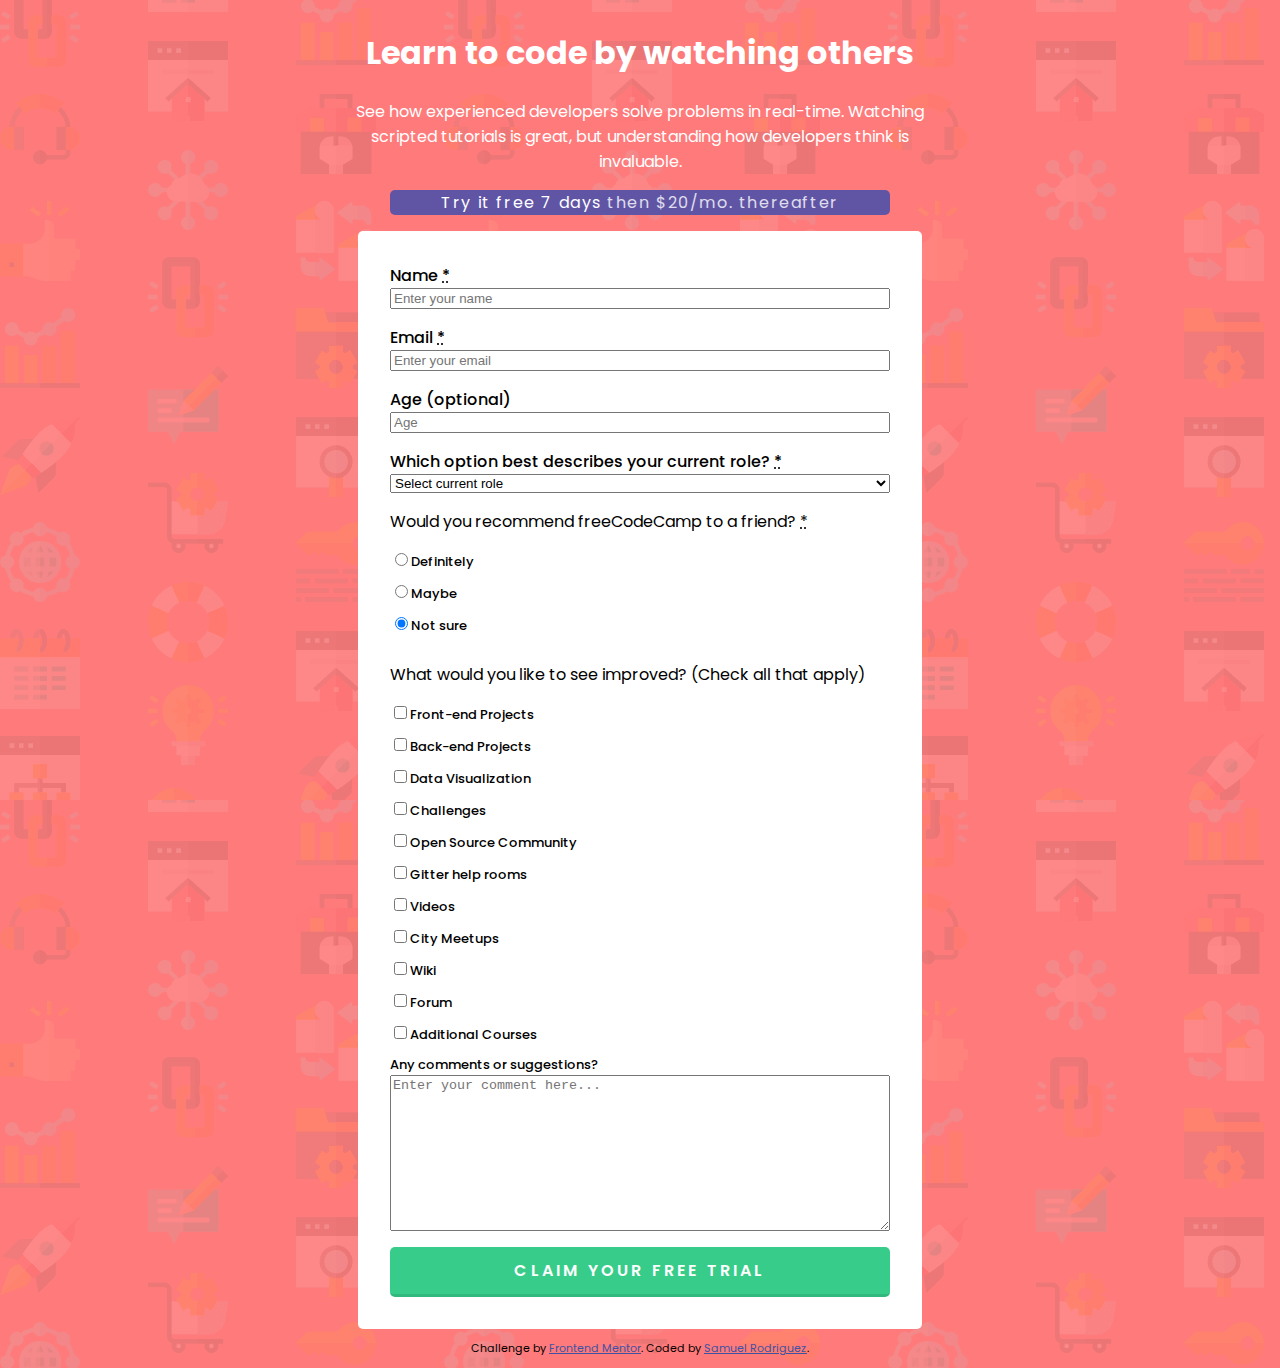
<file: Proyect 2 - Survey form/index.html>
<!DOCTYPE html>
<html lang="en">
<head>
  <meta charset="UTF-8">
  <meta name="viewport" content="width=device-width, initial-scale=1.0"> <!-- displays site properly based on user's device -->

  <link rel="icon" type="image/png" sizes="32x32" href="./images/favicon-32x32.png">
  
  <title>Frontend Mentor | Intro component with sign up form</title>

  <link rel="stylesheet" href="./style.css">

</head>
<body>

  <main>
    <header id="titulo">
      
        <h1>Learn to code by watching others</h1>
        <p>
          See how experienced developers solve problems in real-time. Watching scripted tutorials is great,
          but understanding how developers think is invaluable.
        </p>
       
      </header>
      <div id="price">Try it free 7 days <span> then $20/mo. thereafter</span>
      </div>
      
    <section id="formulario">
      <form id="datos">
          <label for="name">Name <abbr title="required" aria-label="required">*</abbr></label>
          <input type="text" id="name" placeholder="Enter your name" required>

          <label for="email">Email <abbr title="required" aria-label="required">*</abbr></label>
          <input type="email" id="email" placeholder="Enter your email" required>

          <label for="Age">Age (optional)</label>
          <input type="number" id="Age" placeholder="Age">

          <label for="role">Which option best describes your current role? <abbr title="required" aria-label="required">*</abbr></label>
          <select id="role" required>
            <option disabled selected value>Select current role</option>
            <option value="Student">Student</option>
            <option value="Full time Job">Full time Job</option>
            <option value="Full time Learner">Full time Learner</option>
            <option value="Prefer not to say">Prefer not to say</option>
            <option value="Other">Other</option>
            <!-- <option value="challenges">Challenges</option> -->
          </select>


            <div class="form-group">
              <p>Would you recommend freeCodeCamp to a friend? <abbr title="required" aria-label="required">*</abbr></p>
              <label>
                <input name="user-recommend" value="Definitely" type="radio">Definitely
              </label>
              <label>
                <input name="user-recommend" value="Maybe" type="radio">Maybe
              </label>
              <label>
                <input name="user-recommend" value="Not sure" type="radio" checked>Not sure
              </label>
            </div>

          <div class="form-group">
            <p>What would you like to see improved? (Check all that apply) </p>
            <label>
              <input name="prefer" value="Front-end Projects" type="checkbox" >Front-end Projects
            </label>
            <label>
              <input name="prefer" value="Back-end Projects" type="checkbox">Back-end Projects
            </label>
            <label>
              <input name="prefer" value="Data Visualization" type="checkbox">Data Visualization
            </label>
            <label>
              <input name="prefer" value="Challenges" type="checkbox">Challenges
            </label>
            <label>
              <input name="prefer" value="Open Source Community" type="checkbox">Open Source Community
            </label>
            <label>
              <input name="prefer" value="Gitter help rooms" type="checkbox">Gitter help rooms
            </label>
            <label>
              <input name="prefer" value="Videos" type="checkbox">Videos
            </label>
            <label>
              <input name="prefer" value="City Meetups" type="checkbox">City Meetups
            </label>
            <label>
              <input name="prefer" value="Wiki" type="checkbox">Wiki
            </label>
            <label>
              <input name="prefer" value="Forum" type="checkbox">Forum
            </label>
            <label>
              <input name="prefer" value="Additional Courses" type="checkbox">Additional Courses
            </label>
          </div>

          <div class="form-group">
            <label for="comments">Any comments or suggestions?</label>
            <textarea id="comments" name="comment" cols="30" rows="10"
            placeholder="Enter your comment here..."></textarea>
            
          </div>

          <button>CLAIM YOUR FREE TRIAL</button type="submit">
      </form>

      
    </section>
    <!-- <section id="derecha">
      
      First Name
      Last Name
      Email Address
      Password
      Claim your free trial
      By clicking the button, you are agreeing to our Terms and Services
    </section> -->
    <footer>
      <p class="attribution">
        Challenge by <a href="https://www.frontendmentor.io?ref=challenge" target="_blank">Frontend Mentor</a>. 
        Coded by <a target="blank" href="https://www.github.com/samuelpklm">Samuel Rodriguez</a>.
      </p>
    </footer>
  </main>
  
  
</body>
</html>
</file>
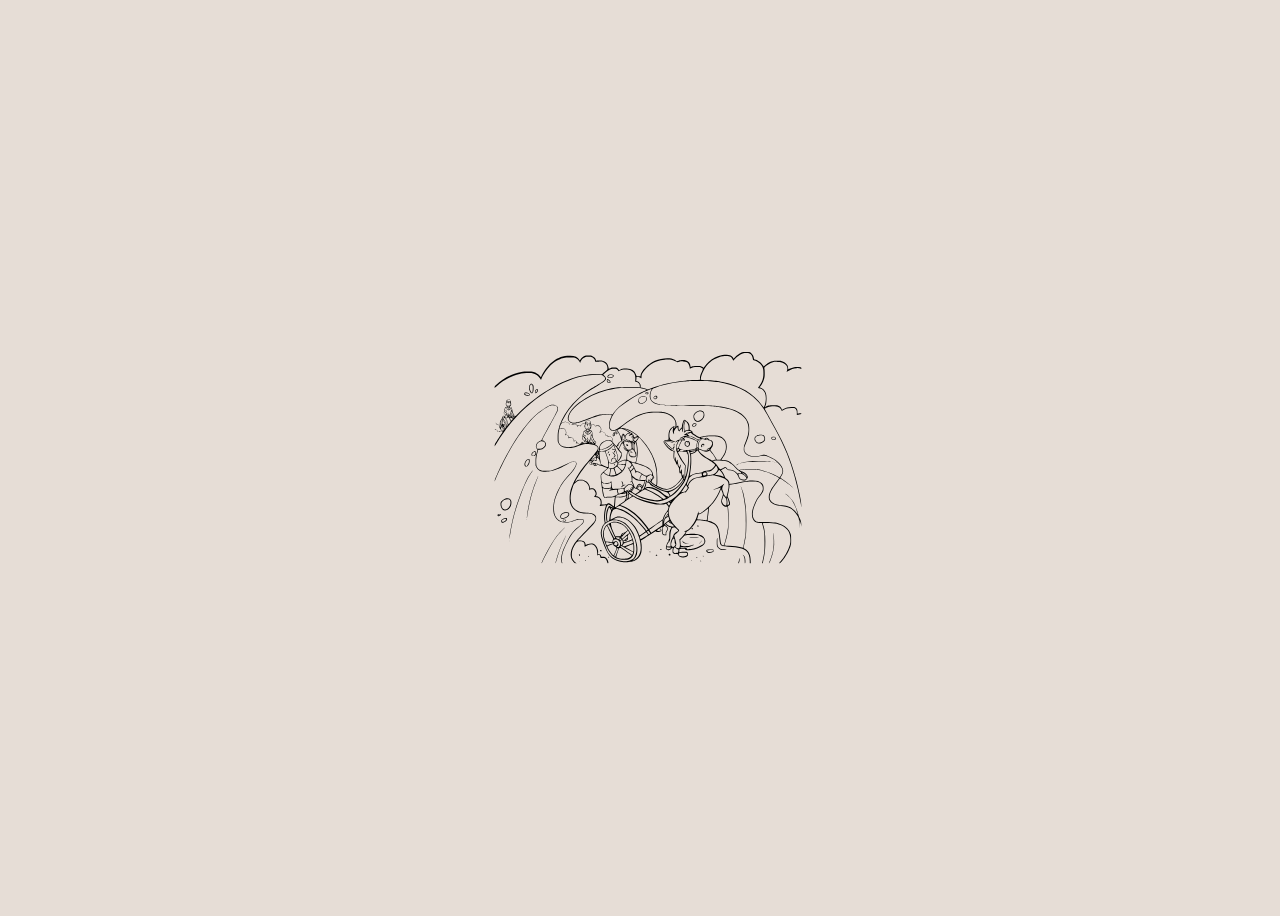
<file: Proyecto 1 - Build a Tribute Page/index.html>
<!DOCTYPE html>
<html lang="en">
<head>
    <meta charset="UTF-8">
    <meta http-equiv="X-UA-Compatible" content="IE=edge">
    <meta name="viewport" content="width=device-width, initial-scale=1.0">
    <title>Document</title>

    <link rel="stylesheet" href="./syle.css">
    
</head>
<body>

    <div id="entrada"><img src="./exodo.svg" alt=""></div>
    <div id="entrada3"><img src="./uno.png" alt=""></div>

    <main>
        <h1 id="title">Grandes personajes biblicos</h1>
        <p> En este articulo hablaremos de un personaje historico de la 
            biblia, pero para hacer esto un poco entrenido, trata de 
            averiguar de cual personaje hablaremos de acuerdo a las 
            siguientes <span><a class="activar-pistas" href="#">tres pistas</a></span>. 
        </p>

        <section class="pistas">
            <h2>Pistas</h2>
            <ol>
                <li>Su relato acontece en el siglo VI antes de cristo.</li>
                <li>Vio la invasión de la querida Jerusalén por el rey Nabucodonosor. </li>
                <li>De comida solamente tomaba agua y comia legumbres.</li>
            </ol>

            <div class="respuesta-pista">
               
                <label for="email">¿Sabes de que personaje se trata?</label>
                <div class="entrada-input">
                    <input type="email" id="email" placeholder="Aqui va tu respuesta"/>
                    <div class="img"></div>
                </div>
                <div class="text-resp">Perfect</div>
                <button id="button">Enviar</button>

                <div class="auxilio"><a href="#tarjeta-daniel">
                    ¿No sabes de que personaje se trata?. <br>
                        click aqui para conocerlo.
                </a>
                </div>
        
            </div>
        </section>

        <section class="tarjeta" id="tarjeta-daniel">
            <img src="./daniel-entre-los-leones-gustave-dore.jpg" alt="Daniel en el foso de los leones">
            <div class="about">
                <h2>El profeta Daniel !</h2>
                <p>
                    El profeta Daniel es considerado un profeta mayor. Daniel vivió en el exilio de Israel en Babilonia, sus visiones e interpretación de sueños y el famoso episodio del foso de los leones, hacen del profeta Daniel uno de los personajes más conocidos.
                </p>
            </div>
        </section>

        <section id="about-profeta"> <h1>Datos relevantes</h1>
        <ul>
            <li>Daniel hijo de David. También llamado Quileab, fue el segundo hijo del rey David con Abigail. Era mayor que sus hermanos Absalón y Adonías, pero no consta nada más sobre él <a href="https://www.biblia-es.org/biblia-1-cronicas-3.html">(1 Crónicas 3:1)</a>.</li>
            <li>Daniel descendiente de Itamar y que acompañó a Esdras <a href="https://www.biblia-es.org/biblia-esdras-8.html">(Esdras 8:2)</a>, siendo también uno de los firmantes de la Alianza <a href="https://www.biblia-es.org/biblia-nehemias-10.html">(Nehemías 10:1)</a>.</li>
            <li>En el libro del profeta Ezequiel hay referencias a un personaje llamado Daniel. Este Daniel es mencionado como alguien muy justo y excepcionalmente sabio <a href="https://www.biblia-es.org/biblia-ezequiel-28.html">(Ezequiel 28:3)</a>. Además, el Daniel citado en Ezequiel se compara con Noé y Job como ejemplos de rectitud.</li>
        </ul>

        <h2>!Conoce mas acerca del profeta daniel leyendo su libro que aparece en la biblia ó visita el siguiente enlace!.</h2>
        <a href="https://www.biblia-es.org/biblia-daniel-1.html">Libro de Daniel</a>
        </section>
        
    </main>
    

   <script src="./jquery-3.6.0.min.js"></script>
    <script src="./main.js"></script>
</body>
</html>
</file>
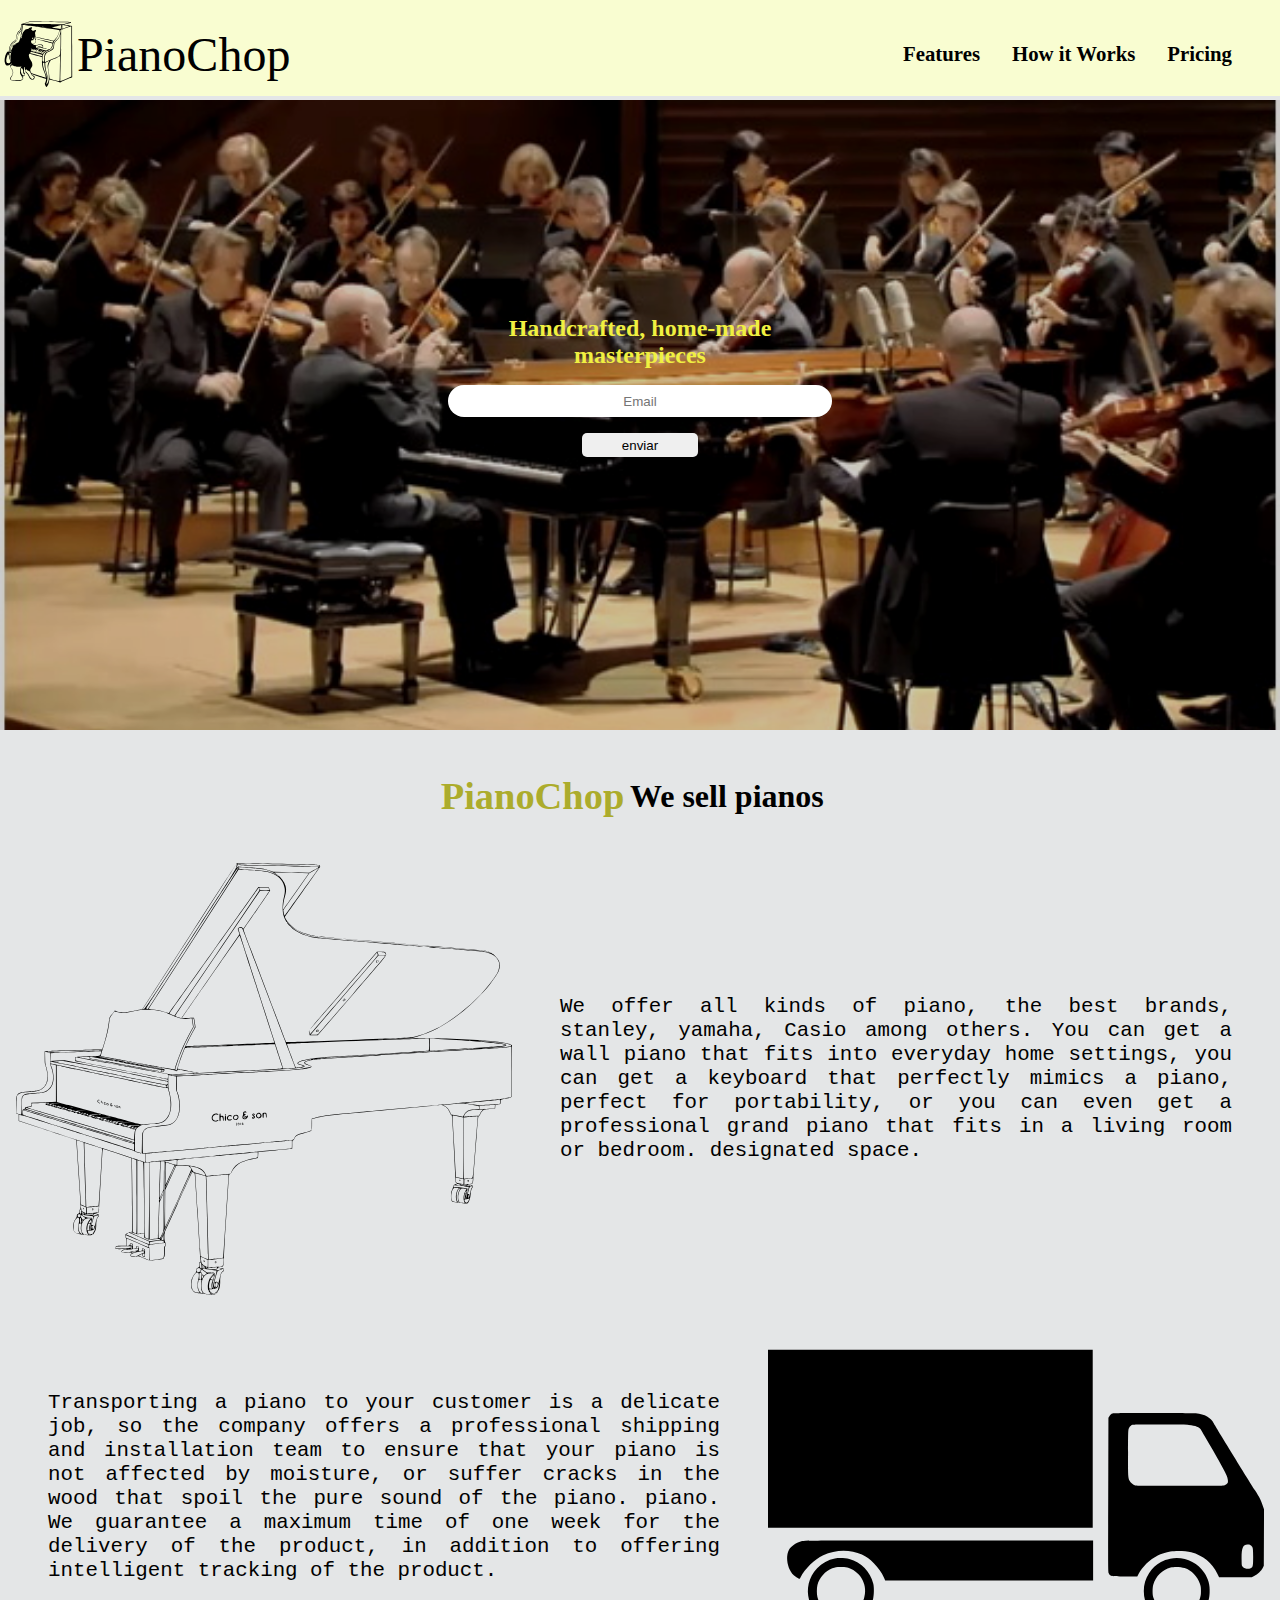
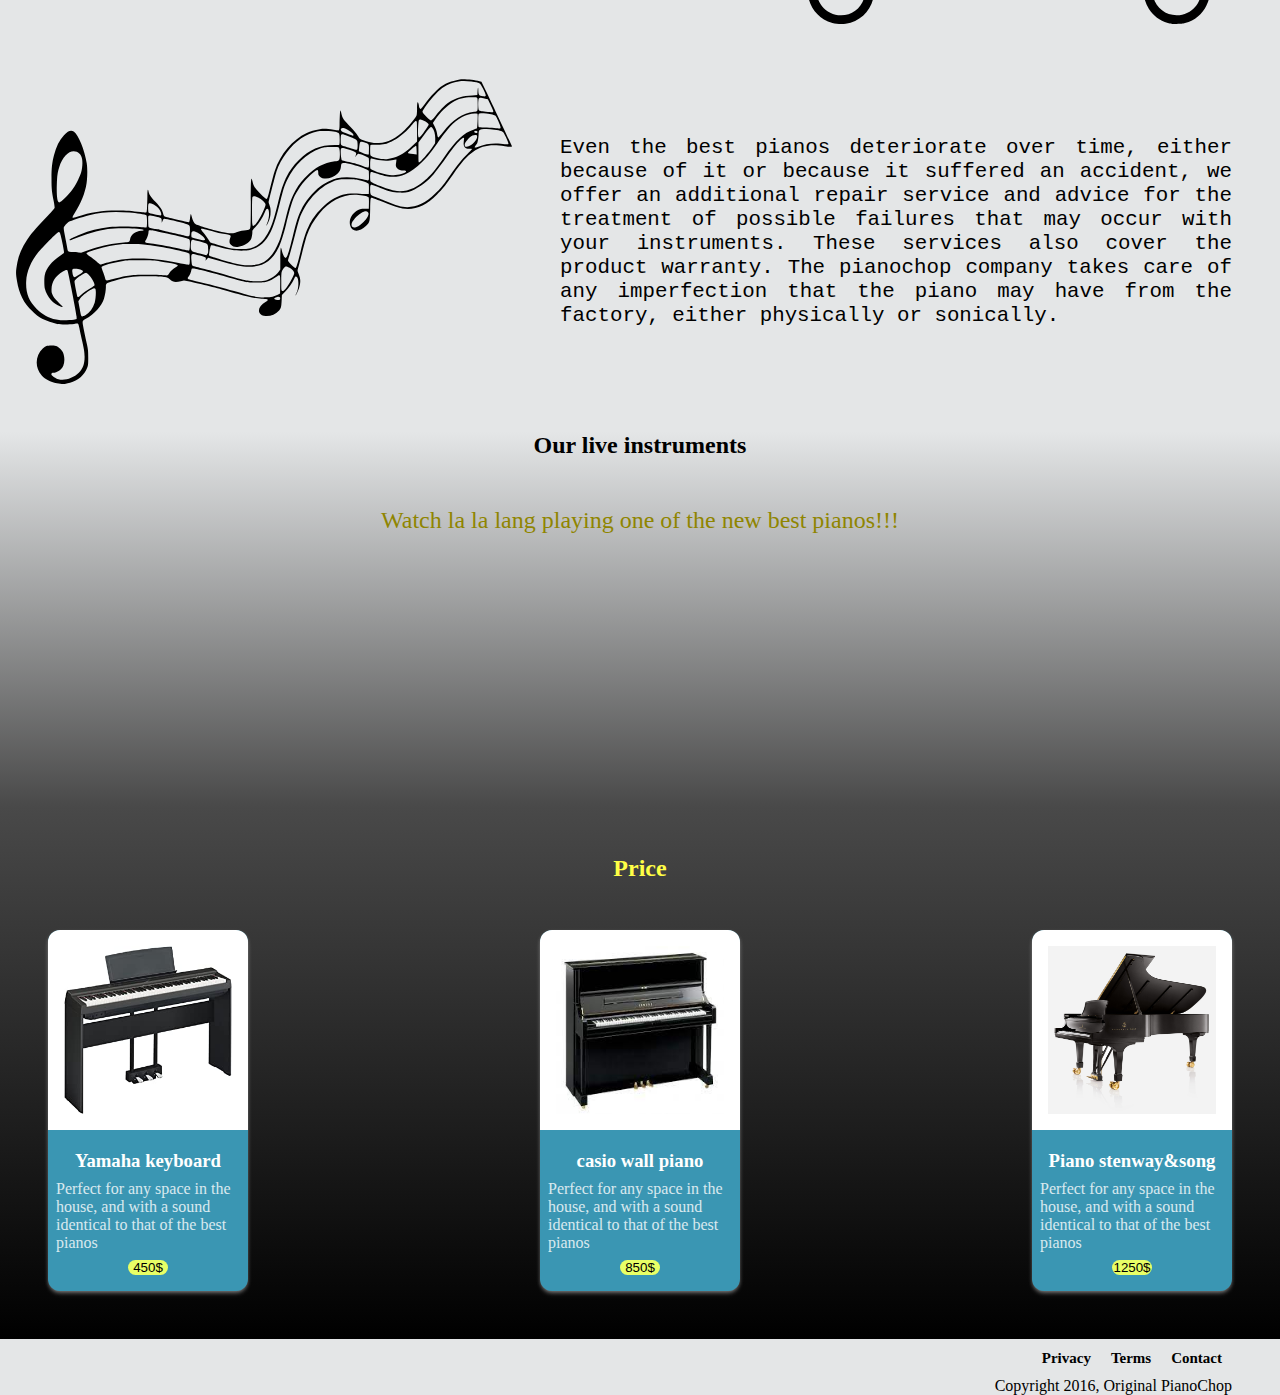
<file: proyecto 3 - Build a Landing Page/index.html>
<!DOCTYPE html>
<html lang="en">
<head>
    <meta charset="UTF-8">
    <meta http-equiv="X-UA-Compatible" content="IE=edge">
    <meta name="viewport" content="width=device-width, initial-scale=1.0">
    <title>Product Landing Page</title>

    <link rel="stylesheet" href="./style.css">
</head>
<body>
<header id="header">
        <nav class="menu nav-link">
            <img id="header-img" src="./image/Logo.svg" alt="" class="nav-logo">
            <span>PianoChop</span>
            <ul  class="menu-contenido">
              <li><a href="#feacture">Features</a></li>
              <li><a href="#How-it-Works">How it Works</a></li>
              <li><a href="#price">Pricing</a></li>
            </ul>
            <div>
                <img id="bars" src="./image/bars.svg" alt="" style="height: 2rem;">
                <ul class="show-font">
                    <li><a href="#feacture">Features</a></li>
                    <li><a href="#How-it-Works">How it Works</a></li>
                    <li><a href="#price">Pricing</a></li>
                </ul>
            </div>
        </nav>
    <section class="contenedor-slider-slider">
        <form id="form" action="https://www.freecodecamp.com/email-submit">
            <label for="email">Handcrafted, home-made masterpieces</label>
            <input type="email" id="email" placeholder="Email">
            <button id="submit">enviar</button type="submit">
        </form>
        <div class="contenedor-slider">
                <div class="slider-container">
                    <div class="image-container" style="background-image: url(./image/Concierto-piano.jpg);"></div>
                    <div class="image-container" style="background-image: url(./image/9552756.jpg);"></div>
                    <div class="image-container" style="background-image: url(./image/maxresdefault.jpg);"></div> 
                </div>
        </div>
    </section>
</header>
<section>
    <h1><span>PianoChop</span> We sell pianos</h1>
    <div id="feacture">
        <img src="./image/Piano.svg" alt="">
        <p>
            We offer all kinds of piano, the best brands, stanley, yamaha, Casio among others. You can get a wall piano that fits into everyday home settings, you can get a keyboard that perfectly mimics a piano, perfect for portability, or you can even get a professional grand piano that fits in a living room or bedroom. designated space.
        </p>
    </div>
    <div id="How-it-Works">
        <p>
            Transporting a piano to your customer is a delicate job, so the company offers a professional shipping and installation team to ensure that your piano is not affected by moisture, or suffer cracks in the wood that spoil the pure sound of the piano. piano. We guarantee a maximum time of one week for the delivery of the product, in addition to offering intelligent tracking of the product.
        </p>
        <img src="./image/camion.svg" alt="">
    </div>
    <div id="Pricing">
        <img src="./image/Nota.svg" alt="">
        <p>
            Even the best pianos deteriorate over time, either because of it or because it suffered an accident, we offer an additional repair service and advice for the treatment of possible failures that may occur with your instruments. These services also cover the product warranty. The pianochop company takes care of any imperfection that the piano may have from the factory, either physically or sonically.
        </p>
    </div>
</section>

<section id="show-instrument">
    <h2>Our live instruments</h2>
    <div class="contenedor-video">
        <label for="piano">Watch la la lang playing one of the new best pianos!!!</label>
        <iframe id="video" width="560" height="315" src="https://www.youtube.com/embed/bIpMSBmAE_s" title="YouTube video player" frameborder="0" allow="accelerometer; clipboard-write; encrypted-media; gyroscope; picture-in-picture" allowfullscreen></iframe>
    </div>
</section>

<section id="price">
    <h2>Price</h2>
    <div class="contenedor-tarjetas">
        <div class="tarjeta">
            <img src="./image/Piano 1.jpg" alt="" style="width: 200px;">
            <h3>Yamaha keyboard</h3>

            <p>Perfect for any space in the house, and with a sound identical to that of the best pianos
            </p>
            <button>450$</button>
        </div>  
        
            <div class="tarjeta">
                <img src="./image/Piano 2.jpg" alt="" style="width: 200px;">
                <h3>casio wall piano</h3>
    
                <p>Perfect for any space in the house, and with a sound identical to that of the best pianos
                </p>
                <button>850$</button>
            </div>
            <div class="tarjeta">
                <img src="./image/Piano 3.jpg" alt="" style="width: 200px;">
                <h3>Piano stenway&song</h3>
    
                <p>Perfect for any space in the house, and with a sound identical to that of the best pianos
                </p>
                <button>1250$</button>
            </div>
    
    </div>
    

</section>

<footer>
    <ul>
        <li><a href="#">Privacy</a></li>
        <li><a href="#">Terms</a></li>
        <li><a href="#">Contact</a></li>
    </ul>
    <div>Copyright 2016, Original PianoChop</div>
</footer>
    
<script src="./jquery-3.6.0.min.js"></script>
<script src="./main.js"></script>
</body>
</html>
</file>
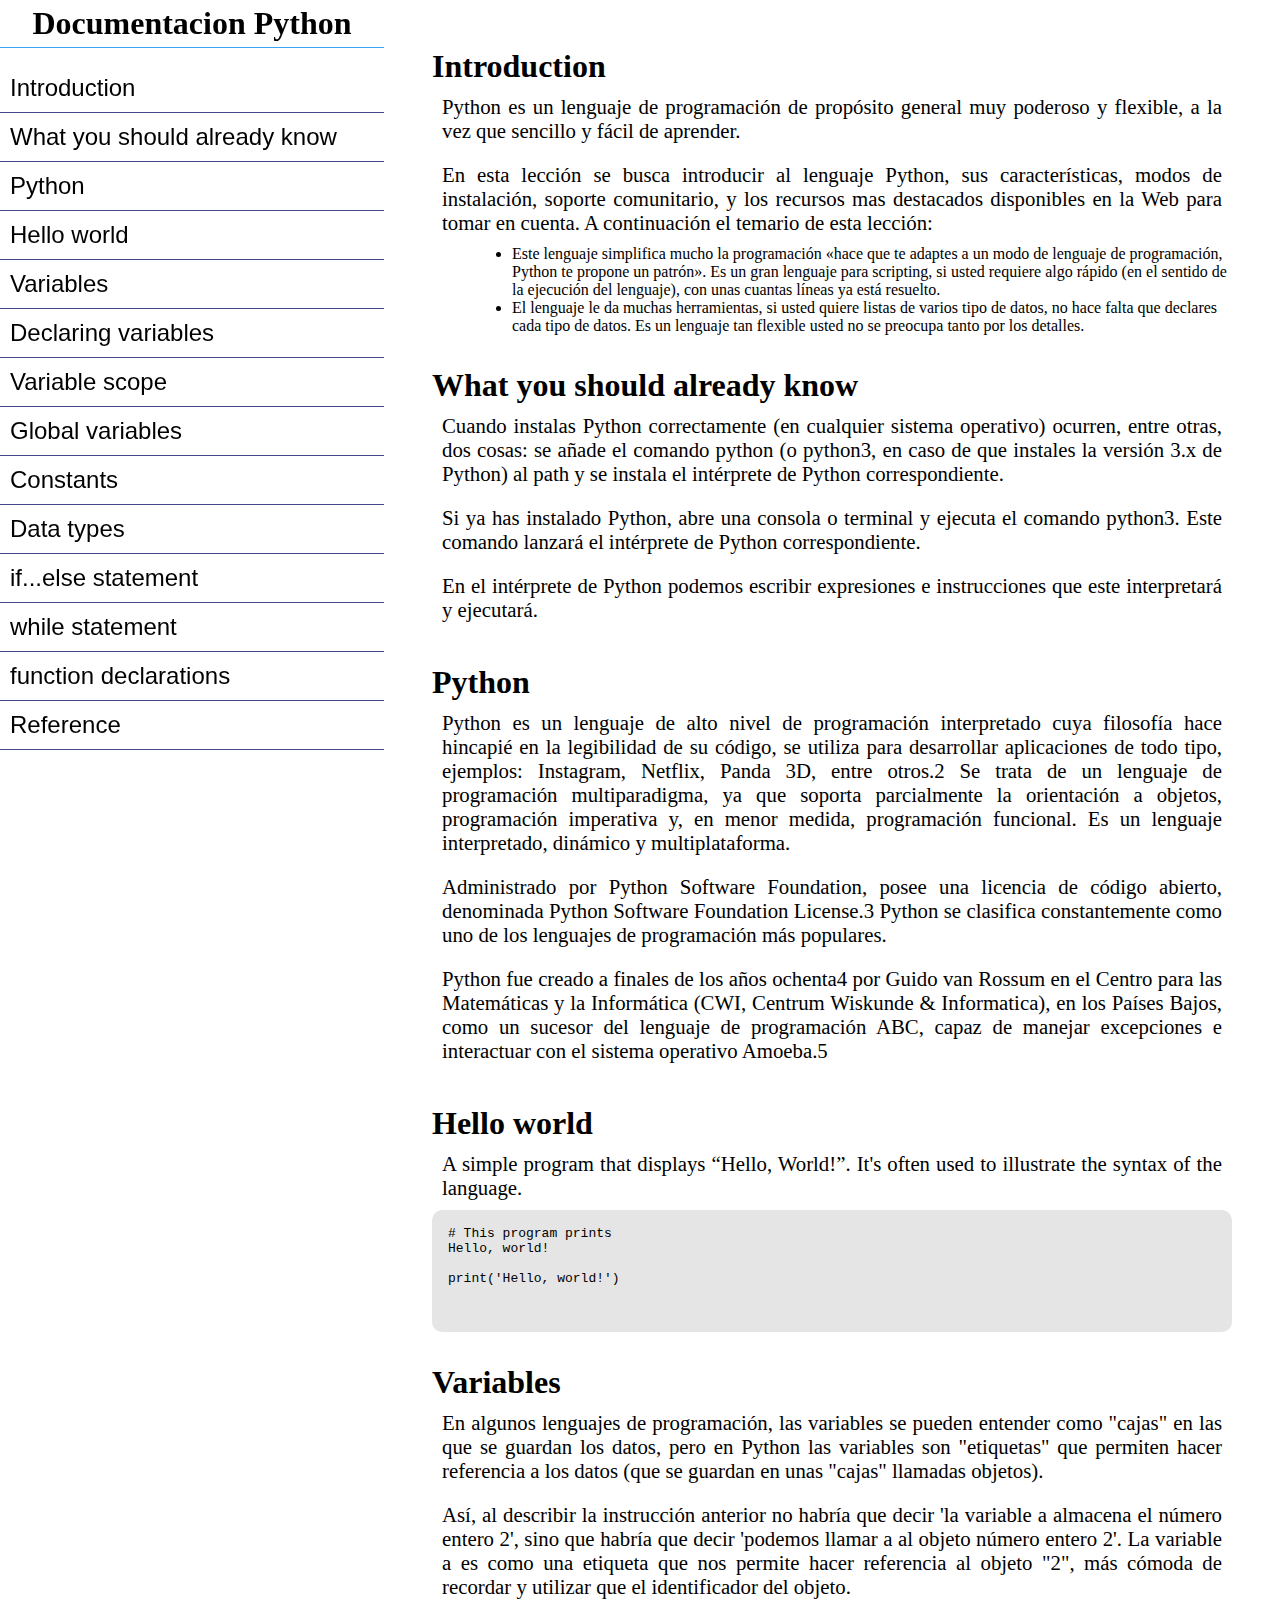
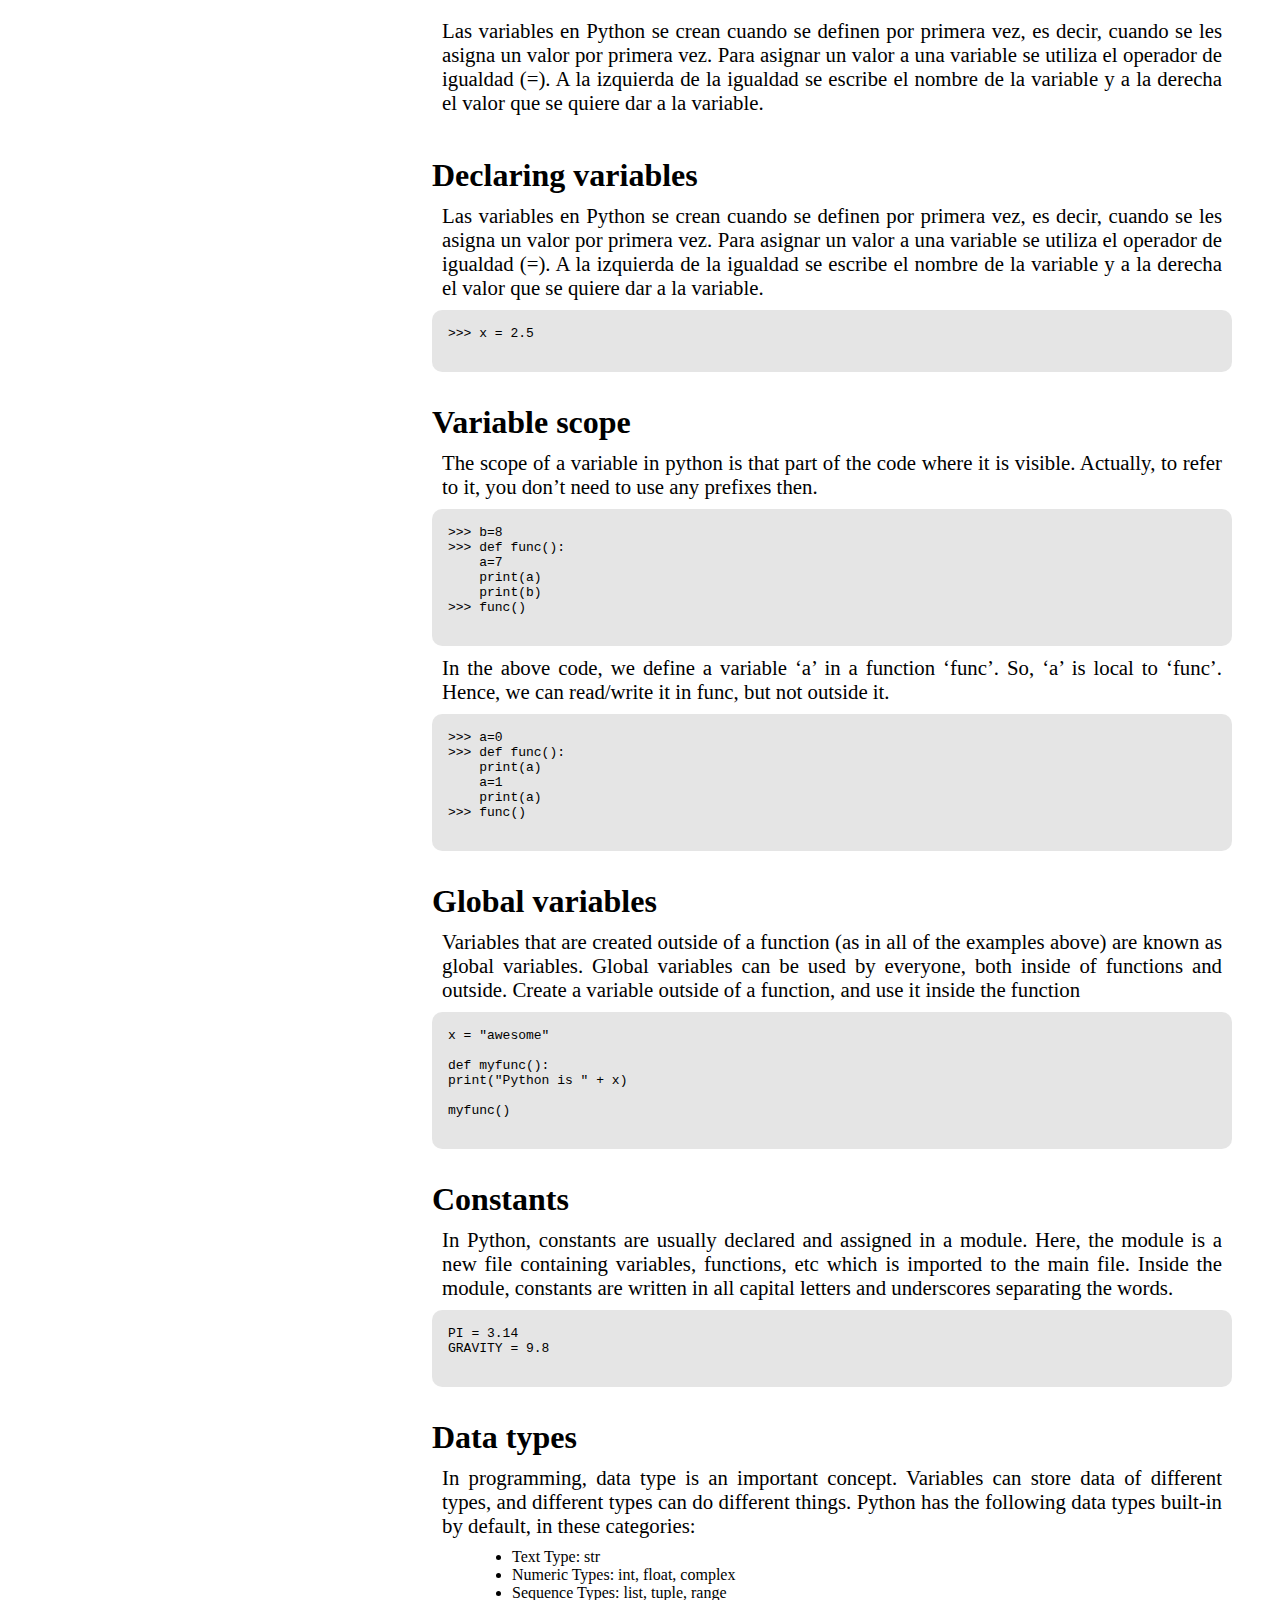
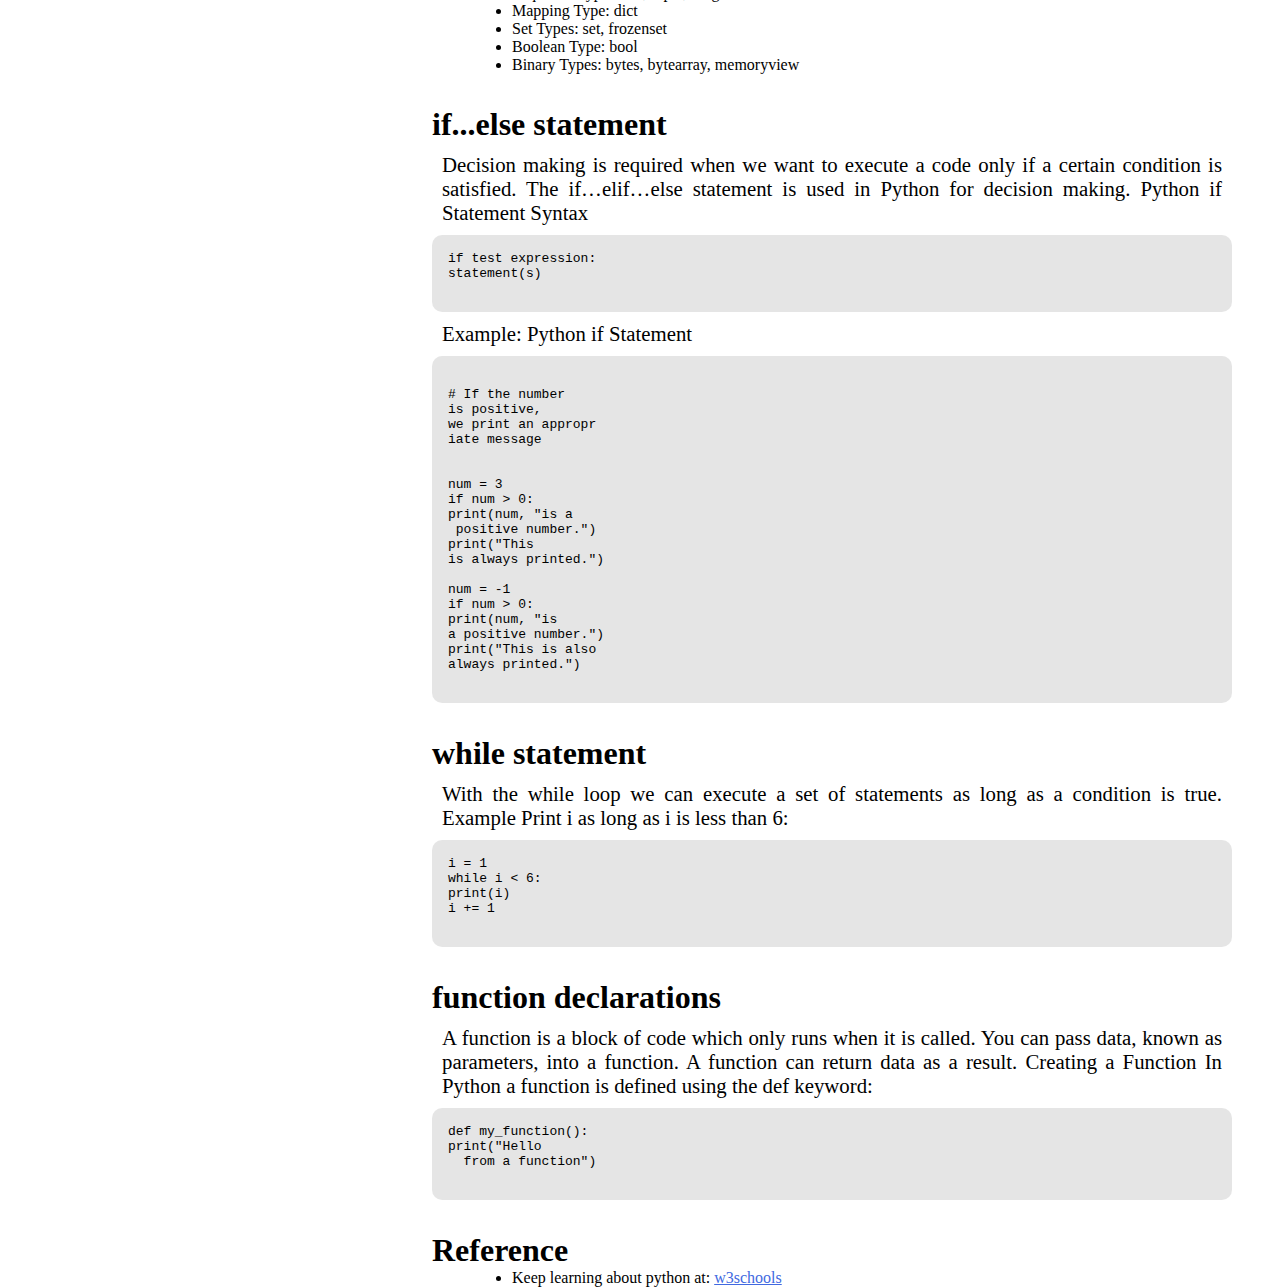
<file: Proyecto 4 Build a Technical Documentation Page/index.html>
<!DOCTYPE html>
<html lang="en">
<head>
    <meta charset="UTF-8">
    <meta http-equiv="X-UA-Compatible" content="IE=edge">
    <meta name="viewport" content="width=device-width, initial-scale=1.0">
    <title>Documentation Python</title>

    <link rel="stylesheet" href="./style.css">
</head>
<body>
    <img id="bars" src="./IMG/bars.svg" alt="" style="width: 15px;">
        <nav>
            
            <header>Documentacion Python</header>
            <ul>
                <a href="#Introduction"><li>Introduction</li></a>
                <a href="#What-you-should-already-know"><li>What you should already know</li></a>
                <a href="#python"><li>Python</li></a>
                <a href="#Hello-world"><li>Hello world</li></a>
                <a href="#Variables"><li>Variables</li></a>
                <a href="#Declaring-variables"><li>Declaring variables</li></a>
                <a href="#Variable-scope"><li>Variable scope</li></a>
                <a href="#Global-variables"><li>Global variables</li></a>
                <a href="#Constants"><li>Constants</li></a>
                <a href="#Data-types"><li>Data types</li></a>
                <a href="#if...else statement"><li>if...else statement</li></a>
                <a href="#while-statement"><li>while statement</li></a>
                <a href="#function-declarations"><li>function declarations</li></a>
                <a href="#Reference"><li>Reference</li></a>
            </ul>
        </nav>

    <main>
        <section id="Introduction">
            <header>Introduction</header>
            <article>
                <p>
                    Python es un lenguaje de programación de propósito general muy poderoso y flexible, a la vez que sencillo y fácil de aprender.
                </p>
                <p>
                    En esta lección se busca introducir al lenguaje Python, sus características, modos de instalación, soporte comunitario, y los recursos mas destacados disponibles en la Web para tomar en cuenta. A continuación el temario de esta lección:
                </p>
                <ul>
                    <li>Este lenguaje simplifica mucho la programación «hace que te adaptes a un modo de lenguaje de programación, Python te propone un patrón». Es un gran lenguaje para scripting, si usted requiere algo rápido (en el sentido de la ejecución del lenguaje), con unas cuantas líneas ya está resuelto.</li>
                    <li>El lenguaje le da muchas herramientas, si usted quiere listas de varios tipo de datos, no hace falta que declares cada tipo de datos. Es un lenguaje tan flexible usted no se preocupa tanto por los detalles.</li>
                </ul>
            </article>
        </section>
        <section id="What-you-should-already-know">
            <header>What you should already know</header>
            <article>
                <p>
                    Cuando instalas Python correctamente (en cualquier sistema operativo) ocurren, entre otras, dos cosas: se añade el comando python (o python3, en caso de que instales la versión 3.x de Python) al path y se instala el intérprete de Python correspondiente.
                </p>
                <p>
                    Si ya has instalado Python, abre una consola o terminal y ejecuta el comando python3. Este comando lanzará el intérprete de Python correspondiente.
                </p>
                <p>
                    En el intérprete de Python podemos escribir expresiones e instrucciones que este interpretará y ejecutará.
                </p>
            </article>
        </section>
        <section id="python">
            <header>Python</header>
            <article>
                <p>
                    Python es un lenguaje de alto nivel de programación interpretado cuya filosofía hace hincapié en la legibilidad de su código, se utiliza para desarrollar aplicaciones de todo tipo, ejemplos: Instagram, Netflix, Panda 3D, entre otros.2​ Se trata de un lenguaje de programación multiparadigma, ya que soporta parcialmente la orientación a objetos, programación imperativa y, en menor medida, programación funcional. Es un lenguaje interpretado, dinámico y multiplataforma.
                </p>
                <p>
                    Administrado por Python Software Foundation, posee una licencia de código abierto, denominada Python Software Foundation License.3​ Python se clasifica constantemente como uno de los lenguajes de programación más populares.
                </p>
                <p>
                    Python fue creado a finales de los años ochenta4​ por Guido van Rossum en el Centro para las Matemáticas y la Informática (CWI, Centrum Wiskunde & Informatica), en los Países Bajos, como un sucesor del lenguaje de programación ABC, capaz de manejar excepciones e interactuar con el sistema operativo Amoeba.5​
                </p>
            </article>
        </section>
        <section id="Hello-world">
            <header>Hello world</header>
            <article>
                <p>
                    A simple program that displays “Hello, World!”. It's often used to illustrate the syntax of the language.
                </p>
                <pre>
# This program prints 
Hello, world!

print('Hello, world!')

                </pre>
            </article>
        </section>
        <section id="Variables">
            <header>Variables</header>
            <article>
                <p>
                    En algunos lenguajes de programación, las variables se pueden entender como "cajas" en las que se guardan los datos, pero en Python las variables son "etiquetas" que permiten hacer referencia a los datos (que se guardan en unas "cajas" llamadas objetos).
                </p>
                <p>
                    Así, al describir la instrucción anterior no habría que decir 'la variable a almacena el número entero 2', sino que habría que decir 'podemos llamar a al objeto número entero 2'. La variable a es como una etiqueta que nos permite hacer referencia al objeto "2", más cómoda de recordar y utilizar que el identificador del objeto.
                </p>
                <p>
                    Las variables en Python se crean cuando se definen por primera vez, es decir, cuando se les asigna un valor por primera vez. Para asignar un valor a una variable se utiliza el operador de igualdad (=). A la izquierda de la igualdad se escribe el nombre de la variable y a la derecha el valor que se quiere dar a la variable.
                </p>
            </article>
        </section>
        <section id="Declaring-variables">
            <header>Declaring variables</header>
            <article>
                <p>
                    Las variables en Python se crean cuando se definen por primera vez, es decir, cuando se les asigna un valor por primera vez. Para asignar un valor a una variable se utiliza el operador de igualdad (=). A la izquierda de la igualdad se escribe el nombre de la variable y a la derecha el valor que se quiere dar a la variable.
                </p>
                <pre>
>>> x = 2.5
                </pre>
            </article>
        </section>
        <section id="Variable-scope">
            <header>Variable scope</header>
            <article>
                <p>
                    The scope of a variable in python is that part of the code where it is visible. Actually, to refer to it, you don’t need to use any prefixes then.
                </p>
                <pre>
>>> b=8
>>> def func():
    a=7
    print(a)
    print(b)              
>>> func()
                </pre>
            <p>
                In the above code, we define a variable ‘a’ in a function ‘func’. So, ‘a’ is local to ‘func’. Hence, we can read/write it in func, but not outside it.
            </p>
            <pre>
>>> a=0
>>> def func():
    print(a)
    a=1
    print(a)            
>>> func()
            </article>
            </pre>
        </section>
        <section id="Global-variables">
            <header>Global variables</header>
            <article>
                <p>
                    Variables that are created outside of a function (as in all of the examples above) are known as global variables.
                    Global variables can be used by everyone, both inside of functions and outside.

                    Create a variable outside of a function, and use it inside the function
                </p>
                <pre>
x = "awesome"

def myfunc():
print("Python is " + x)
                    
myfunc()
                </pre>
            </article>
            
        </section>
        <section id="Constants">
            <header>Constants</header>
            <article>
                <p>
                    In Python, constants are usually declared and assigned in a module. Here, the module is a new file containing variables, functions, etc which is imported to the main file. Inside the module, constants are written in all capital letters and underscores separating the words.
                </p>
                <pre>
PI = 3.14
GRAVITY = 9.8
                </pre>
            </article>
            
        </section>
        <section id="Data-types">
            <header>Data types</header>
            <article>
                <p>
                    In programming, data type is an important concept.

                    Variables can store data of different types, and different types can do different things.
                    
                    Python has the following data types built-in by default, in these categories:
                </p>
                <ul>
                    <li>Text Type:	str</li>
                    <li>Numeric Types:	int, float, complex</li>
                    <li>Sequence Types:	list, tuple, range</li>
                    <li>Mapping Type:	dict</li>
                    <li>Set Types:	set, frozenset</li>
                    <li>Boolean Type:	bool</li>
                    <li>Binary Types:	bytes, bytearray, memoryview</li>
                </ul>
            </article>
            
        </section>
        <section id="if...else statement">
            <header>if...else statement</header>
            <article>
                <p>
Decision making is required when we want to
 execute a code only if a certain condition is satisfied.

The if…elif…else statement is used in Python for decision making.

Python if Statement Syntax
                </p>
                <pre>
if test expression:
statement(s)
                </pre>
                <p>Example: Python if Statement</p>
                <pre>

# If the number
is positive,
we print an appropr
iate message


num = 3
if num > 0:
print(num, "is a
 positive number.")
print("This 
is always printed.")

num = -1
if num > 0:
print(num, "is
a positive number.")
print("This is also 
always printed.")
                </pre>
            </article>
            
        </section>
        <section id="while-statement">
            <header>while statement</header>
            <article>
                <p>
With the while loop we can execute a set 
of statements as long as a condition is true.

Example
Print i as long as i is less than 6:
                </p>
                <pre>
i = 1
while i < 6:
print(i)
i += 1
                </pre>
            </article>
            
        </section>
        <section id="function-declarations">
            <header>function declarations</header>
            <article>
                <p>
A function is a block of code which only runs when it is called.

You can pass data, known as parameters, into a function.
                    
 A function can return data as a result.
                    
Creating a Function
In Python a function is defined using the def keyword:
                </p>
                <pre>
def my_function():
print("Hello 
  from a function")
                </pre>
            </article>
            
        </section>
        <section id="Reference">
            <header>Reference</header>
            <article>
                <ul>
                    <li>Keep learning about python at: <a target="blank" href=" https://www.w3schools.com/python/default.asp">w3schools</a></li>
                </ul>
            </article>
            
        </section>
    </main>

    <script src="./jquery-3.6.0.min.js"></script>
    <script src="./main.js"></script>
</body>
</html>
</file>
<file: Proyect 2 - Survey form/style.css>
@import url('https://fonts.googleapis.com/css2?family=Poppins:wght@400;500;600;700&display=swap');


.attribution { 
    font-size: 11px; text-align: center;
 }
.attribution a { 
    color: hsl(228, 45%, 44%); 
}

body{
    background-image: url(./images/bg-intro-desktop.png);
     background-color: hsl(0, 100%, 74%) ; 
     font-family: Poppins, sans-serif;
     display: flex;
     flex-direction: column;
}

main{
    margin-bottom: 3rem;
    display: flex;
    justify-content: flex-start;
    height: 100vh;
    width: 100%;
    flex-direction: column;
}

header{
    width: 600px;
    margin-left: auto;
    margin-right: auto;
    text-align: center;
}

header h1{
   font-family: inherit;
   font-weight: 700;
   color: white;
}

header p{
    font-family: inherit;
    font-weight: 400;
    color: white;
    font-size: 16px;
 }

#price{
    height: 50px;
    margin: auto;
    margin-top: 0px;
    margin-bottom: 1rem;
    background-color: hsl(248, 32%, 49%);
    color: white;
    width: 500px;
    
    display: flex;
    align-items: center;
    justify-content: center;
    border-radius: 5px;
    letter-spacing: 0.1rem;
    font-size: 1rem;
    font-family: inherit;
    font-weight: 400;
}
 
#price span{
    opacity: 0.8;
    margin-left: 5px;
}
 
#formulario{
    margin: auto;
    margin-top: 0px;
    background-color: white;
    color: black;
    width: 500px;
    height: auto;
    /* display: flex;
    align-items: center;
    justify-content: center; */
    border-radius: 5px;
    padding: 2rem;
}


form{
    display: flex;
    flex-direction: column;
}

form button{
    margin-top: 1rem;
    height: 50px;
    background-color: rgb(55, 204, 138);
    border-radius: 5px;
    border: 0px;
    color: white;
    letter-spacing: 0.2rem;
    font-size: 1rem;
    font-family: inherit;
    font-weight: 600;
    border-bottom: solid 0.2rem rgb(49, 184, 125);
    cursor: pointer;
}

form input{
    margin-bottom: 1rem;
    font-family: sans-serif;
    font-weight: 400;
}

form label{
    font-family: inherit;
    font-weight: 500;
}

footer{
    flex-wrap: bottom;
}

form .form-group{
    display: flex;
    flex-direction: column;
    
}

form .form-group label{
    font-size: 13px;
}

@media (max-width: 768px) {

    header{
        width: 90%;
    }

    header p{
        font-size: 13px;
     }

     
#price{
    height: 30px;
    width: 75%;
    font-size: 0.8rem;

}

#formulario{
    width: 85% !important;
    border-radius: 5px;
    padding: 1rem;
    font-size: 13px;
}

form button{
    height: 50px;
    letter-spacing: 0.2rem;
    font-size: 0.8rem;
    font-family: inherit;
    font-weight: 600;
    border-bottom: solid 0.2rem rgb(49, 184, 125);
    cursor: pointer;
}

}

@media (max-width: 500px) {

     
    #price{
        height: 30px;
        width: 90%;
        font-size: 0.9rem;
    
    }
    
    
    }

    @media (max-width: 400px) {

     
        #price{
            height: 30px;
            width: 90%;
            font-size: 0.6rem;
        
        }
        
        
        }

@media (max-width: 300px) {

     
#price{
    height: 30px;
    width: 85%;
    font-size: 4px;

}


}

@media (min-width: 1440px) {

     
    #price{
        width: 500px;
        font-size: 15px;
    }
    
    
}

@media (min-width: 1840px) {

     
    #price{
        width: 500px;
        font-size: 5px;
    }
    
    
}
</file>
<file: Proyecto 1 - Build a Tribute Page/syle.css>
#entrada{
   width: 30%;
   height: 30%;
   
   margin: auto;
   display: flex;
   justify-content: center;
   align-items: center;
}
#entrada2{
    width: 30%;
    height: 30%;
  
   margin: auto;
   display: flex;
   justify-content: center;
   align-items: center;
}
#entrada3{
    width: 30%;
    height: 30%;

    margin: auto;
    display: none;
    justify-content: center;
    align-items: center;
 }

#entrada img{
    width: 100%;
    height: auto;
    margin: auto;
    animation-name: agrandar;
    animation-duration: 800ms;
    animation-timing-function:ease-in-out;
    animation-fill-mode: forwards;
    animation-iteration-count: 1;
    transform: scale(0.8);
}

#entrada2 img{
    width: 100%;
    height: auto;
    margin: auto;
    animation-name: agrandardos;
    animation-duration:800ms;
    animation-timing-function:ease-in-out;
    animation-fill-mode: forwards;
    animation-iteration-count: 1;
    transform: scale(0.8);
}

#entrada3 img{
    width: 100%;
    height: auto;
    margin: auto;
    animation-name: agrandartres;
    animation-duration: 800ms;
    animation-timing-function:ease-in-out;
    animation-fill-mode: forwards;
    animation-iteration-count: 1;
    transform: scale(0.8);
}


 @keyframes agrandar {
    0% {
        transform: scale(0.8);
        opacity: 0;
      }
      50% {
        transform: scale(1.1) ;
        opacity: 1;
      }
      100% {
        transform: scale(0.8) ;
        opacity: 0;
      }   
      
} 

@keyframes agrandardos {
    0% {
        transform: scale(0.8);
        opacity: 0;
      }
      50% {
        transform: scale(1.1) ;
        opacity: 1;
      }
      100% {
        transform: scale(0.8) ;
        opacity: 0;
      }
     
} 

@keyframes agrandartres {
    0% {
        transform: scale(0.8);
        opacity: 0;
      }
      50% {
        transform: scale(1.1) ;
        opacity: 1;
      }
      100% {
        transform: scale(0.8) ;
        opacity: 0;
      }
     
} 

body{
    background-color: rgb(230, 221, 214);
    background-repeat: no-repeat;
    background-position: center center;
    background-size: 50em;
    height: 100vh;
    width: 100%;
    display: flex;
}

main{
    margin: 0;
    display: none;
    animation-name: titulo;
    animation-duration: 1s;
    transform: scale(0);
    animation-fill-mode: forwards;
    flex-direction: column;
    justify-content:flex-start;
    align-items: center;
    /* position: relative; */
}

h1{
    text-transform: uppercase;
    animation-name: titulo-h1;
    animation-duration: 1s;
    animation-fill-mode: forwards;
    text-align: center;

}

p{
    text-align: center;
    width: 65%;
}

@keyframes titulo {
    0%{
        transform: scale(0); 

    }
    100%{
       
       
        transform: scale(1); 
        
        
    }
}

.pistas{
    line-height: 30px;
    display: none;
    background-color:rgb(217, 204, 174);
    border-radius: 22px;
    margin-bottom: 2rem;
}

.respuesta-pista{
    display: flex;
    justify-content: center;
    margin: auto;
    flex-direction: column;
    width: 70%;
}

.respuesta-pista input{
    margin-bottom: 0.3rem;
}

.respuesta-pista button{
    padding: 0px;
    font-size: 100%;
    width: 20%;
 
    margin: auto;
    margin-bottom: 1rem;
    margin-top: 0.5rem;
}
.respuesta-pista label{
    margin: auto;
}

.respuesta-pista label{
    color: hsl(2, 18%, 50%);
}

.entrada-input {
   display: flex;
   margin: auto;
   width: 100%;
}

#email{
    margin: auto;
}

.entrada-input .img{
    background-color:lawngreen;
    border-radius: 5%;
    width: 4vh;
    height: 4vh;
    background-image: url(./check/bookmark-check.svg);
    background-repeat: no-repeat;
    background-position: center center;
    background-size: 100%;
    display: none;
}

.text-resp{
    margin: auto;
    display: none;
}

.respuesta-pista .auxilio{
    line-height: 1rem;
    text-align: center;
    margin-bottom: 1rem;
}

.pistas h2{
    display: flex;
    justify-content: center;
}

.tarjeta{
    border-radius: 22px;
    width: 90%;
    box-shadow: 0 8px 12px -1px rgba(0, 0, 0, 0.1), 0 4px 8px -1px rgba(0, 0, 0, 0.5);
    background-color: white;
    padding: 0;
    display: none;
    margin-bottom: 1rem;
}

.tarjeta img{
    border-top-left-radius: 22px;
    border-bottom-left-radius: 22px;
    width: 39%;
   height: 100%;
   margin-right: 3rem;
}

.tarjeta .about h2{
    font-size: 50px;
}

.tarjeta .about p{
    text-align: justify;
    font-size: 150%;
}

#about-profeta{
    display: none;
    flex-direction: column;
}

#about-profeta ul{
    width: 80%;
}

#about-profeta ul li{
    margin-bottom: 2rem;
}

#about-profeta h2{
   text-align: center;
}

#about-profeta a{
    text-align: center;
 }



@media (min-width: 1300px) {

   
        .tarjeta .about p{
            text-align: justify;
            font-size: 250%;
        }

    }



@media (max-width: 900px) {

    .pistas{
        width: 90%;
    }


.tarjeta{
     width: 90%;
    height: auto;
    /*
    background-color: white;
    padding: 0; */
    flex-direction: column;
}

.tarjeta img{
    width: 100%;
   height: 60%;
   border-bottom-left-radius: 0px;
   border-top-right-radius: 22px;
}

.tarjeta .about h2{
    font-size: 200%;
    width: 100%;
    text-align: center;
}

.tarjeta .about p{
    font-size: 100%;
    width: 90%;
    text-align: center;
    margin: auto;
    margin-bottom: 3rem;
}


}


@media (max-width: 375px) {
    #entrada{
        width: 80%;
        height: 80%;
     }
     #entrada2{
        width: 80%;
        height: 80%;
     }
     #entrada3{
        width: 80%;
        height: 80%;
      }

    .respuesta-pista button{
        width: 30%;

    }
    @keyframes titulo {
        0%{
            transform: scale(0); 
            bottom: 0; 
        }
        100%{
            transform: scale(1); 
            bottom: 20vh; 
        }
    }
    p{
        text-align: center;
        width: 85%;
    }

    .tarjeta img{
        width: 100%;
       height: 50%;
    }
}

@media (max-width: 300px) {

    .tarjeta img{
       height: 40%;
    }

    .respuesta-pista button{
        width: 50%;

    }
}
</file>
<file: proyecto 3 - Build a Landing Page/style.css>
* {
    box-sizing: border-box;
    margin: 0;
    padding: 0;
}

.menu{
    font-size: 17px;
    display: flex;
    justify-content: space-between;
    align-items: center;
    height: 6rem;
    padding: 20px 0;
    padding-top: 2rem;
    background-color: rgb(249, 253, 209);
}

header nav{
    position: fixed;
    flex: 1;
    width: 100%;
    top: 0px;
    z-index: 10;
}

.menu div{
    margin-right: 2rem;
    display: flex;
    flex-direction: column;
}

.menu div .show-font{
    list-style: none;
    flex-direction: column;
    position: absolute;
    right: 1rem;
    top: 5rem;
    z-index: 3;
    background-color: white;
    display: none;
    background-color: rgba(0, 0, 0, 0.7);
    border-radius: 10px;
}

.menu div img{
    cursor: pointer;
    display: none;
}

.menu div .show-font li a{
    color: rgb(238, 255, 0);
    display: flex;
    justify-content: flex-end;
}

.menu div .show-font li{
    padding: 10px;
}




.menu span{
    font-size: 3rem;

}

.menu-contenido{
    flex: 1;
    margin-left: 20px;
}

a{
    text-decoration: none;
    font-size: 1.3rem;
    font-weight: bold;
    color: #000;
}

.menu .menu-contenido{
    list-style: none;
    display: flex;
    justify-content: flex-end;
    margin-right: 3rem;
    flex: 1;
    margin: auto;
}

.menu .menu-contenido li{
    padding: 10px;
}

.menu .menu-contenido li a{
    padding: 6px;
}

.nav-logo{
    height: 70px;
    width: auto;
}


.contenedor-slider-slider{
    margin-top: 100px;
    width: 100%;
    height: 100%; 
    overflow-x: hidden; 
}

.contenedor-slider-slider form{
    z-index: 1;
    position: absolute;
    width: 30%;
    height: 30%;
    left: 35%;
    right: 35%;
    top: 35%;
    display: flex;
    flex-direction: column;
}

.contenedor-slider-slider form label{
   color: rgb(240, 240, 65);
   text-align: center;
   font-size: 1.5rem;
   font-weight: bolder;
   margin-bottom: 1rem;
}

.contenedor-slider-slider form input{
    margin-bottom: 1rem;
    border-radius: 22px;
    border: 0px;
    height: 2rem;
    text-align: center;
 }

 .contenedor-slider-slider form button{
    width: 30%;
    height: 1.5rem;
    border-radius: 5px;
    border: 0px;
    align-self: center;
  
 }


.contenedor-slider{
    height: 70vh;
    background-color: black;
    z-index: 2;
}


.slider-container{
    width: 100%;
    height: 100%; 
    display: flex;
  
  
}

.image-container{
    width: 100%;
    background-size: cover;
    background-position: center;
    flex-shrink: 0;
    opacity: 0.8;
}


.slider-container{
    transform:translateX(0);
    animation: slider 10s infinite;
}


@keyframes slider{
    0%{
        transform:translateX(0);
    }
    20%{
        transform:translateX(0);
    }
    25%{
        transform:translateX(-100%);
    }
    45%{
        transform:translateX(-100%);
    }
    50%{
        transform:translateX(-200%);
    }
    70%{
        transform:translateX(-200%);
    }
    100%{
        transform:translateX(0);
    }
}

h1{
    margin-top: 3rem;
    display: flex;
    justify-content: center;
    margin-bottom: 3rem;
}

h1 span{
    color: rgb(172, 172, 44);
    margin-right: 1.3rem;
    transform: scale(1.2);
}

body{
   background-color: rgb(228, 230, 231);
}

#feacture{
    display: flex;
    margin-bottom: 3rem;
}

#feacture img{
    flex-shrink: 1;
    width: 40%;
    height: auto;
    padding-left: 1rem;
}

#feacture p{
    display: flex;
    align-items: center;
    padding: 3rem;
    text-align: justify;
    font-size: 1.3rem;
    font-family: monospace;
    line-height: 1.5rem;
    
}


#How-it-Works{
    display: flex;
    margin-bottom: 3rem;  
}

#How-it-Works img{
    flex-shrink: 1;
    width: 40%;
    height: auto;
    padding-right: 1rem;
}

#How-it-Works p{
    display: flex;
    align-items: center;
    padding: 3rem;
    text-align: justify;
    font-size: 1.3rem;
    font-family: monospace;
    line-height: 1.5rem;
    
}


#Pricing{
    display: flex;
    margin-bottom: 3rem; 
}

#Pricing p{
    display: flex;
    align-items: center;
    padding: 3rem;
    text-align: justify;
    font-size: 1.3rem;
    font-family: monospace;
    line-height: 1.5rem;
    
}

#Pricing img{
    flex-shrink: 1;
    width: 40%;
    height: auto;
    padding-left: 1rem;
}

#show-instrument{
    background: linear-gradient(180deg, rgb(228, 230, 231), rgb(73, 73, 73));
}

#show-instrument h2{
    text-align: center;
    margin-bottom: 3rem;

}

.contenedor-video{
    display: flex;
    justify-content: center;
    align-items: center;
    flex-direction: column;
    height: 300px;
    width: auto;
}

.contenedor-video label{
    font-size: 1.5rem;
    color: rgb(143, 133, 0);
}

#price {

background: linear-gradient(180deg, rgb(73, 73, 73),rgb(0, 0, 0) );
padding-bottom: 3rem;
padding-left: 3rem;
padding-right: 3rem;
}

#price h2{
    text-align: center;
    margin-bottom: 3rem;
    padding-top: 3rem;
    color: rgb(255, 255, 70);

}

.tarjeta{
    width: 200px;
    height: auto;
    color: rgb(255, 255, 255) !important;
    background-color:rgb(58, 150, 179);
    padding-bottom: 1rem;
    border-radius: 12px;
    box-shadow: 0 4px 6px -1px rgba(255, 255, 255, 0.1), 0 2px 4px -1px rgba(255, 255, 255, 0.5);
    
}

.tarjeta img{
    padding:1rem;
    background-color: white;
    width: 200px;
    height: 200px;
    margin-bottom: 1rem;
    border-top-left-radius: 12px;
    border-top-right-radius: 12px;
}

.tarjeta h3{
    text-align: center;
}

.tarjeta p{
    padding-left: 0.5rem;
    padding-right: 0.5rem;
    padding-top: 0.5rem;
    margin-bottom: 0.5rem;
    opacity: 0.8;
}

.tarjeta button{
  display: flex;
  margin: auto;
  width: 20%;
  text-align: center;
  justify-content: center;
  background-color: rgb(232, 255, 102);
  border: 0px;
  border-radius: 10px;
}

.contenedor-tarjetas{
    display: flex;
    justify-content: space-between;
}

footer ul{
    display: flex;
    justify-content: flex-end;
    list-style: none;
    margin-right: 3rem;
}

footer a{
    text-decoration: none;
    color: #000;
    font-size: 15px;
}

footer li{
    padding: 10px;
   
}

footer div{
    display: flex;
    justify-content: flex-end;
    margin-right: 3rem;
}

@media (max-width: 600px) {

    .menu div img{
        cursor: pointer;
        display: block;
    }

    .menu .menu-contenido{
       display: none;
    }

    .menu span{
        font-size: 2rem;
        position: absolute;
        left: 80px;
    }

    .contenedor-slider-slider form{
        width: 50%;
        height: 30%;
        left: 25%;
        right: 25%;
        top: 35%;
    }

    #feacture{
        flex-direction: column;
    }

    #feacture img{
        margin: auto;
        padding: 0px;
    }

    #feacture p{
        padding-top: 1rem;
        
    }

    #How-it-Works{
        flex-direction: column;
    }

    #How-it-Works img{
        margin: auto;
        padding: 0px;
        order: 1;
    }

    #How-it-Works p{
        padding-top: 1rem;
        order: 2;
    }
    
    #Pricing{
        flex-direction: column;
    }

    #Pricing img{
        margin: auto;
        padding: 0px;
    }

    #Pricing p{
        padding-top: 1rem;
        
    }

    .contenedor-video label{
      text-align: center;
      margin-bottom: 1rem;
    }

    iframe{
        width: 90%;
        height: 100%;
    }

    #price h2{
        padding-top: 0rem;
    
    }



 
}

@media (max-width: 700px) {

    .contenedor-tarjetas{
        flex-wrap: wrap;
    }

    .tarjeta{
        margin: 10px;
    }   
}
</file>
<file: Proyecto 4 Build a Technical Documentation Page/style.css>
*{
    margin: 0;
    padding: 0;
    box-sizing: border-box;
}

body{
    height: 100vh;
    width: 100%;
    display: flex;
}

nav{
    height: 100vh;
    overflow-y:scroll;
    position: fixed;
    width: 30%;
}

nav header{
    padding: 5px;
    text-align: center;
    margin-bottom: 1rem;
    border-bottom: solid 1px rgb(53, 167, 243);
}

nav ul{
    list-style:none ;
}

nav li{
    font-size: 1.5rem;
    font-family: Arial, Helvetica, sans-serif;
    padding: 10px;
    border-bottom: solid 1px rgb(68, 68, 139);
}

a{
    text-decoration: none;
    color: #000;
}

main{
    padding: 3rem;
    width: 70%;
    margin-left: 30%;
}

main p{
    width: 100%;
    font-size: 1.3rem;
    padding: 10px;
    text-align: justify;
}

main pre{
    background-color: rgba(0, 0, 0, 0.1);
    border-radius: 10px;
    padding: 1rem;
   
}

main ul{
   padding-left: 10%;
}

header{
    font-size: 2rem;
    font-weight: bolder;
}

section{
    margin-bottom: 2rem;
}

#Reference a{
    color: royalblue !important;
    text-decoration-line:underline;
}

#bars{
    margin: 1rem;
    display: none;
    position: fixed;
    top: 0;
    right: 0;
}

@media (max-width: 750px) {
    nav{
        display: none;
        background-color: white;
        width: 50%;
    }

    #bars{
        display: block;
    }

    main{
        
        width: 98%;
        margin-left: 2%;
    }
}
</file>
